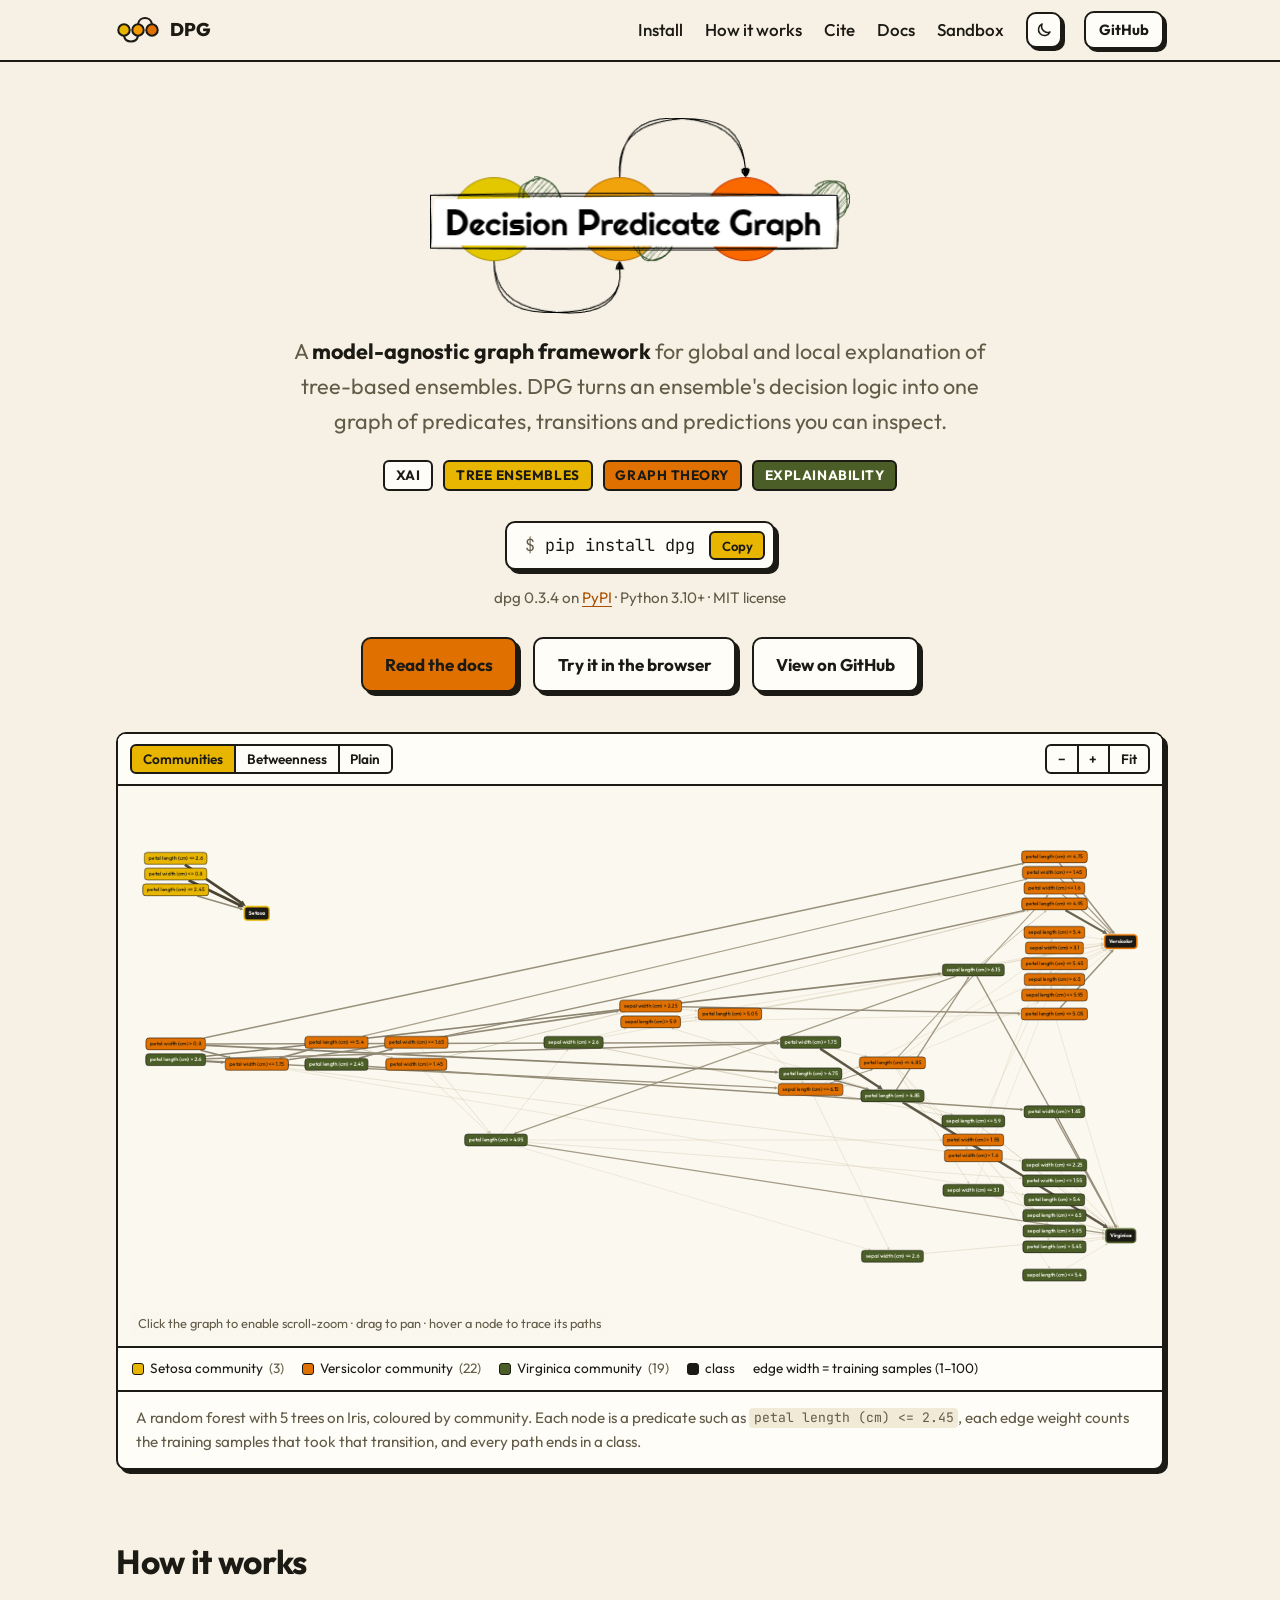
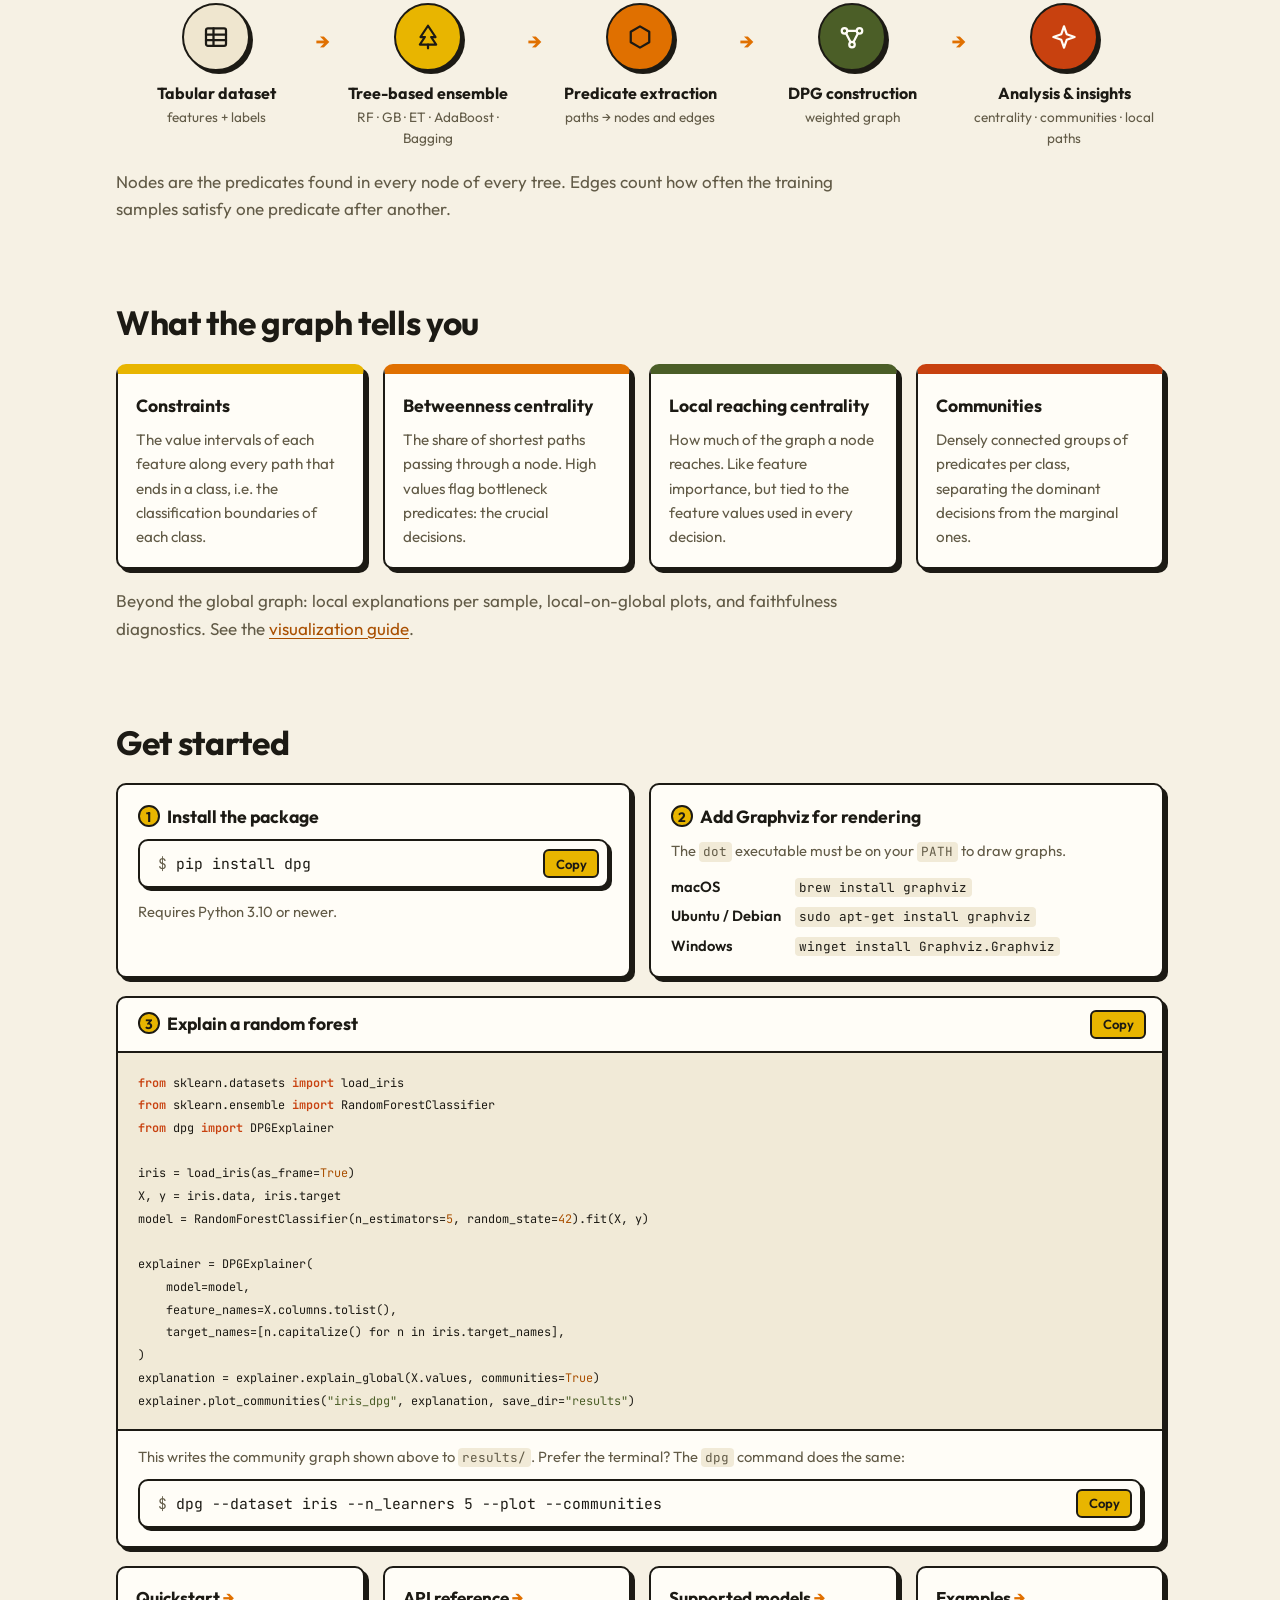
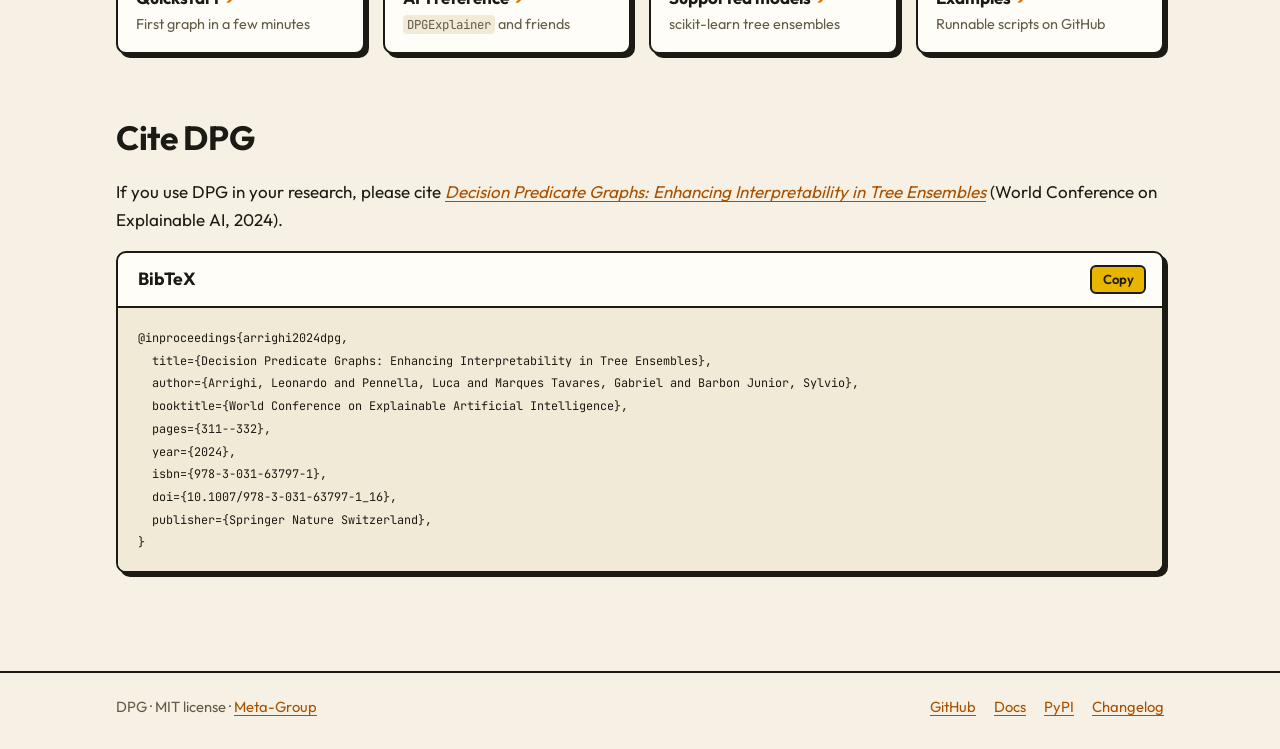
<file: static/index.html>
<!doctype html>
<html lang="en">
<head>
  <meta charset="utf-8">
  <meta name="viewport" content="width=device-width, initial-scale=1">
  <title>Decision Predicate Graph</title>
  <meta name="description" content="DPG is a model-agnostic framework for global and local explanation of tree-based ensemble models. pip install dpg.">
  <link rel="icon" href="data:image/svg+xml,<svg xmlns='http://www.w3.org/2000/svg' viewBox='0 0 16 16'><path d='M4 8L12 3.5M4 8l8 4.5' stroke='%231c1a14' stroke-width='1.2'/><circle cx='3' cy='8' r='2.4' fill='%23e8b500'/><circle cx='13' cy='3' r='2.4' fill='%23e07000'/><circle cx='13' cy='13' r='2.4' fill='%234b5e27'/></svg>">
  <link rel="preconnect" href="https://fonts.googleapis.com">
  <link rel="preconnect" href="https://fonts.gstatic.com" crossorigin>
  <link rel="stylesheet" href="https://fonts.googleapis.com/css2?family=JetBrains+Mono:wght@400;600&family=Outfit:wght@400;500;600;700;800&display=swap">
  <link rel="stylesheet" href="assets/landing.css">
  <script>
    // Apply a saved theme before first paint; light is the default.
    try { if (localStorage.getItem("dpg.theme") === "dark") document.documentElement.dataset.theme = "dark"; } catch (e) {}
  </script>
</head>
<body>
  <header class="nav">
    <div class="wrap nav-inner">
      <a class="nav-brand" href="./" aria-label="DPG home">
        <svg class="nav-mark" viewBox="0 0 34 22" aria-hidden="true"><path d="M17 6.5C18 0 27 0 28 6.5M6 15.5C7 21.5 16 21.5 17 15.5"/><circle cx="6" cy="11" r="4.5" class="d1"/><circle cx="17" cy="11" r="4.5" class="d2"/><circle cx="28" cy="11" r="4.5" class="d3"/></svg>
        <span>DPG</span>
      </a>
      <nav class="nav-links" aria-label="Main">
        <a href="#install" class="hide-sm">Install</a>
        <a href="#how" class="hide-sm">How it works</a>
        <a href="#cite" class="hide-sm">Cite</a>
        <a href="https://dpg.readthedocs.io/">Docs</a>
        <a href="sandbox/">Sandbox</a>
        <button type="button" class="theme-toggle" id="theme-toggle" aria-label="Switch to dark theme" aria-pressed="false">
          <svg class="moon" viewBox="0 0 24 24" aria-hidden="true"><path d="M20 14.5A8 8 0 0 1 9.5 4a8 8 0 1 0 10.5 10.5z"/></svg>
          <svg class="sun" viewBox="0 0 24 24" aria-hidden="true"><circle cx="12" cy="12" r="4"/><path d="M12 2.5v2M12 19.5v2M2.5 12h2M19.5 12h2M5.3 5.3l1.4 1.4M17.3 17.3l1.4 1.4M5.3 18.7l1.4-1.4M17.3 6.7l1.4-1.4"/></svg>
        </button>
        <a class="btn btn-sm" href="https://github.com/Meta-Group/DPG">GitHub</a>
      </nav>
    </div>
  </header>

  <main>
    <section class="hero">
      <div class="wrap">
        <img class="hero-logo" src="assets/dpg-logo.png" alt="Decision Predicate Graph" width="404" height="189">
        <p class="lede">A <strong>model-agnostic graph framework</strong> for global and local explanation of
          tree-based ensembles. DPG turns an ensemble's decision logic into one graph of predicates, transitions and
          predictions you can inspect.</p>
        <ul class="tags" aria-label="Topics">
          <li class="tag">XAI</li>
          <li class="tag tag-yellow">Tree ensembles</li>
          <li class="tag tag-orange">Graph theory</li>
          <li class="tag tag-olive">Explainability</li>
        </ul>

        <div class="install" id="install-hero">
          <code><span class="prompt" aria-hidden="true">$</span> <span data-copy-src>pip install dpg</span></code>
          <button class="copy" type="button" data-copy>Copy</button>
        </div>
        <p class="meta"><span id="version">dpg 0.3.4</span> on <a href="https://pypi.org/project/dpg/">PyPI</a> ·
          Python 3.10+ · MIT license</p>

        <div class="cta">
          <a class="btn btn-primary" href="https://dpg.readthedocs.io/">Read the docs</a>
          <a class="btn" href="sandbox/">Try it in the browser</a>
          <a class="btn" href="https://github.com/Meta-Group/DPG">View on GitHub</a>
        </div>
      </div>
    </section>

    <section class="wrap figure-section" aria-label="Example graph">
      <figure class="card graph">
        <div id="dpg-graph" class="dpg-graph" data-dpg-src="assets/iris-dpg.json" data-dpg-label="Interactive Decision Predicate Graph of a 5-tree random forest on Iris">
          <a href="assets/iris-dpg-communities.png" title="Open full size">
            <img src="assets/iris-dpg-communities.png" alt="A Decision Predicate Graph of a 5-tree random forest on the Iris dataset, with predicate nodes coloured by community and edges leading to the three class nodes" width="2000" height="559">
          </a>
        </div>
        <figcaption>A random forest with 5 trees on Iris, coloured by community. Each node is a predicate such as
          <code>petal length (cm) &lt;= 2.45</code>, each edge weight counts the training samples that took that
          transition, and every path ends in a class.</figcaption>
      </figure>
    </section>

    <section class="wrap section" id="how">
      <h2>How it works</h2>
      <ol class="pipeline">
        <li><span class="step step-cream" aria-hidden="true">
            <svg viewBox="0 0 24 24"><rect x="4" y="5" width="16" height="14" rx="1.5"/><path d="M4 10h16M4 14.5h16M10 5v14"/></svg></span>
          <strong>Tabular dataset</strong><span>features + labels</span></li>
        <li><span class="step step-yellow" aria-hidden="true">
            <svg viewBox="0 0 24 24"><path d="M12 3l6 9h-3.5l4 6H5.5l4-6H6z"/><path d="M12 18v3"/></svg></span>
          <strong>Tree-based ensemble</strong><span>RF · GB · ET · AdaBoost · Bagging</span></li>
        <li><span class="step step-orange" aria-hidden="true">
            <svg viewBox="0 0 24 24"><path d="M12 3.5l7.4 4.25v8.5L12 20.5l-7.4-4.25v-8.5z"/></svg></span>
          <strong>Predicate extraction</strong><span>paths → nodes and edges</span></li>
        <li><span class="step step-olive" aria-hidden="true">
            <svg viewBox="0 0 24 24"><circle cx="6" cy="7" r="2.2"/><circle cx="18" cy="7" r="2.2"/><circle cx="12" cy="18" r="2.2"/><path d="M8.2 7h7.6M7.2 9l3.6 7M16.8 9l-3.6 7"/></svg></span>
          <strong>DPG construction</strong><span>weighted graph</span></li>
        <li><span class="step step-red" aria-hidden="true">
            <svg viewBox="0 0 24 24"><path d="M12 3.5l2.2 6.3 6.3 2.2-6.3 2.2L12 20.5l-2.2-6.3L3.5 12l6.3-2.2z"/></svg></span>
          <strong>Analysis &amp; insights</strong><span>centrality · communities · local paths</span></li>
      </ol>
      <p class="note">Nodes are the predicates found in every node of every tree. Edges count how often the training
        samples satisfy one predicate after another.</p>
    </section>

    <section class="wrap section" id="metrics">
      <h2>What the graph tells you</h2>
      <div class="grid">
        <article class="card metric metric-yellow">
          <h3>Constraints</h3>
          <p>The value intervals of each feature along every path that ends in a class, i.e. the classification
            boundaries of each class.</p>
        </article>
        <article class="card metric metric-orange">
          <h3>Betweenness centrality</h3>
          <p>The share of shortest paths passing through a node. High values flag bottleneck predicates: the crucial
            decisions.</p>
        </article>
        <article class="card metric metric-olive">
          <h3>Local reaching centrality</h3>
          <p>How much of the graph a node reaches. Like feature importance, but tied to the feature values used in
            every decision.</p>
        </article>
        <article class="card metric metric-red">
          <h3>Communities</h3>
          <p>Densely connected groups of predicates per class, separating the dominant decisions from the marginal
            ones.</p>
        </article>
      </div>
      <p class="note">Beyond the global graph: local explanations per sample, local-on-global plots, and faithfulness
        diagnostics. See the <a href="https://dpg.readthedocs.io/en/latest/visualization.html">visualization
        guide</a>.</p>
    </section>

    <section class="wrap section" id="install">
      <h2>Get started</h2>
      <div class="steps">
        <div class="card step-card">
          <h3><span class="num">1</span> Install the package</h3>
          <div class="install install-block">
            <code><span class="prompt" aria-hidden="true">$</span> <span data-copy-src>pip install dpg</span></code>
            <button class="copy" type="button" data-copy>Copy</button>
          </div>
          <p class="small">Requires Python 3.10 or newer.</p>
        </div>
        <div class="card step-card">
          <h3><span class="num">2</span> Add Graphviz for rendering</h3>
          <p class="small">The <code>dot</code> executable must be on your <code>PATH</code> to draw graphs.</p>
          <dl class="os">
            <dt>macOS</dt><dd><code>brew install graphviz</code></dd>
            <dt>Ubuntu / Debian</dt><dd><code>sudo apt-get install graphviz</code></dd>
            <dt>Windows</dt><dd><code>winget install Graphviz.Graphviz</code></dd>
          </dl>
        </div>
      </div>

      <div class="card code-card">
        <div class="code-head">
          <h3><span class="num">3</span> Explain a random forest</h3>
          <button class="copy" type="button" data-copy>Copy</button>
        </div>
<pre><code data-copy-src><span class="k">from</span> sklearn.datasets <span class="k">import</span> load_iris
<span class="k">from</span> sklearn.ensemble <span class="k">import</span> RandomForestClassifier
<span class="k">from</span> dpg <span class="k">import</span> DPGExplainer

iris = load_iris(as_frame=<span class="c">True</span>)
X, y = iris.data, iris.target
model = RandomForestClassifier(n_estimators=<span class="n">5</span>, random_state=<span class="n">42</span>).fit(X, y)

explainer = DPGExplainer(
    model=model,
    feature_names=X.columns.tolist(),
    target_names=[n.capitalize() for n in iris.target_names],
)
explanation = explainer.explain_global(X.values, communities=<span class="c">True</span>)
explainer.plot_communities(<span class="s">"iris_dpg"</span>, explanation, save_dir=<span class="s">"results"</span>)</code></pre>
        <div class="code-foot">
          <p class="small">This writes the community graph shown above to <code>results/</code>. Prefer the
            terminal? The <code>dpg</code> command does the same:</p>
          <div class="install install-block">
            <code><span class="prompt" aria-hidden="true">$</span> <span data-copy-src>dpg --dataset iris --n_learners 5 --plot --communities</span></code>
            <button class="copy" type="button" data-copy>Copy</button>
          </div>
        </div>
      </div>

      <div class="doc-links">
        <a class="card doc-link" href="https://dpg.readthedocs.io/en/latest/quickstart.html">
          <strong>Quickstart</strong><span>First graph in a few minutes</span></a>
        <a class="card doc-link" href="https://dpg.readthedocs.io/en/latest/api_reference.html">
          <strong>API reference</strong><span><code>DPGExplainer</code> and friends</span></a>
        <a class="card doc-link" href="https://dpg.readthedocs.io/en/latest/supported_models.html">
          <strong>Supported models</strong><span>scikit-learn tree ensembles</span></a>
        <a class="card doc-link" href="https://github.com/Meta-Group/DPG/tree/main/examples">
          <strong>Examples</strong><span>Runnable scripts on GitHub</span></a>
      </div>
    </section>

    <section class="wrap section" id="cite">
      <h2>Cite DPG</h2>
      <p>If you use DPG in your research, please cite
        <a href="https://doi.org/10.1007/978-3-031-63797-1_16"><em>Decision Predicate Graphs: Enhancing
        Interpretability in Tree Ensembles</em></a> (World Conference on Explainable AI, 2024).</p>
      <div class="card code-card">
        <div class="code-head">
          <h3>BibTeX</h3>
          <button class="copy" type="button" data-copy>Copy</button>
        </div>
<pre><code data-copy-src>@inproceedings{arrighi2024dpg,
  title={Decision Predicate Graphs: Enhancing Interpretability in Tree Ensembles},
  author={Arrighi, Leonardo and Pennella, Luca and Marques Tavares, Gabriel and Barbon Junior, Sylvio},
  booktitle={World Conference on Explainable Artificial Intelligence},
  pages={311--332},
  year={2024},
  isbn={978-3-031-63797-1},
  doi={10.1007/978-3-031-63797-1_16},
  publisher={Springer Nature Switzerland},
}</code></pre>
      </div>
    </section>
  </main>

  <footer class="footer">
    <div class="wrap footer-inner">
      <span>DPG · MIT license · <a href="https://github.com/Meta-Group">Meta-Group</a></span>
      <nav aria-label="Footer">
        <a href="https://github.com/Meta-Group/DPG">GitHub</a>
        <a href="https://dpg.readthedocs.io/">Docs</a>
        <a href="https://pypi.org/project/dpg/">PyPI</a>
        <a href="https://github.com/Meta-Group/DPG/blob/main/CHANGELOG.md">Changelog</a>
      </nav>
    </div>
  </footer>

  <script src="assets/landing.js"></script>
  <script src="dashboard/vendor/cytoscape.min.js" defer></script>
  <script src="dashboard/vendor/dagre.min.js" defer></script>
  <script src="dashboard/vendor/cytoscape-dagre.js" defer></script>
  <script src="assets/graph.js" defer></script>
</body>
</html>
</file>
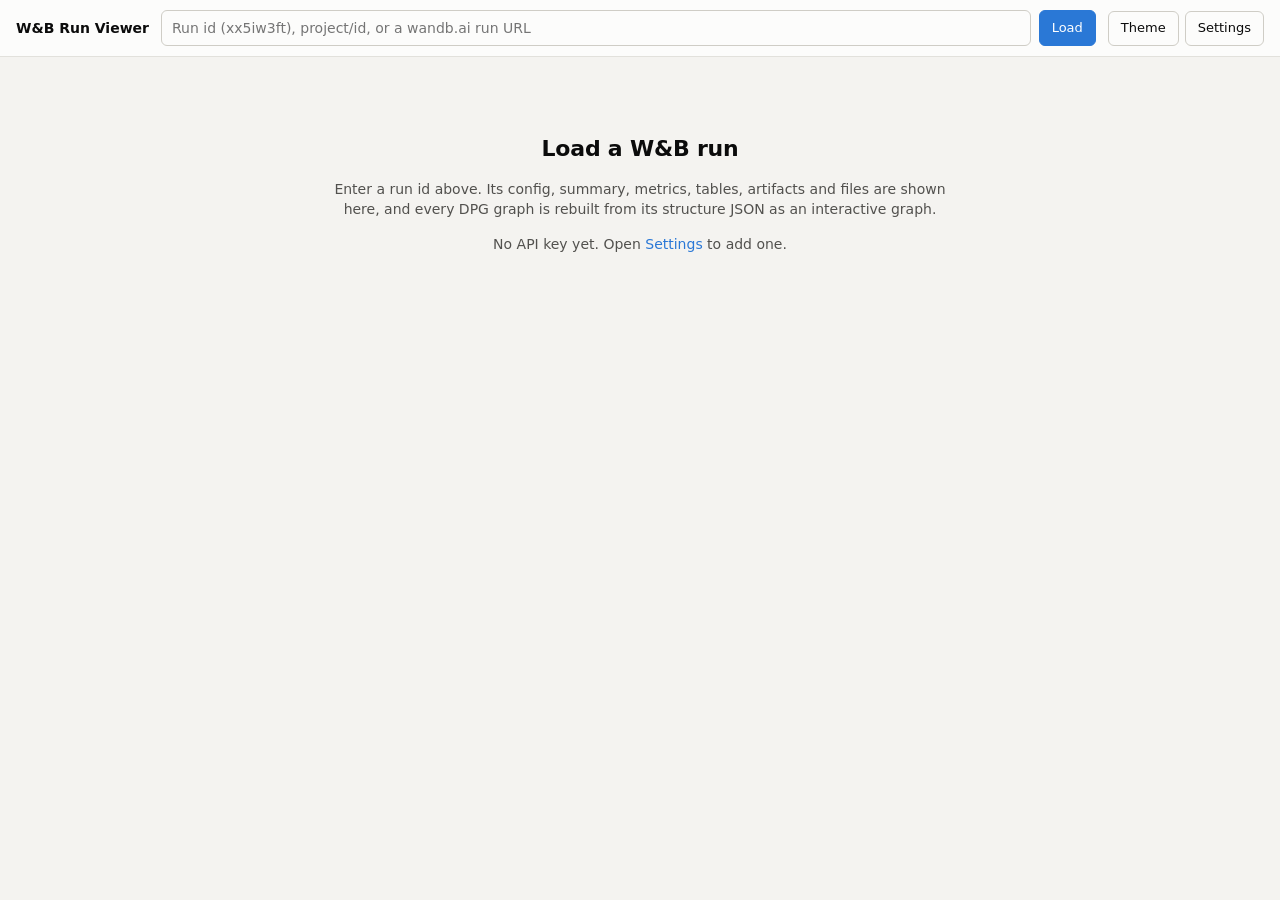
<file: static/dashboard/index.html>
<!doctype html>
<html lang="en">
<head>
  <meta charset="utf-8">
  <meta name="viewport" content="width=device-width, initial-scale=1">
  <title>W&amp;B Run Viewer</title>
  <link rel="icon" href="data:image/svg+xml,<svg xmlns='http://www.w3.org/2000/svg' viewBox='0 0 16 16'><circle cx='3' cy='8' r='2' fill='%232a78d6'/><circle cx='13' cy='3' r='2' fill='%23eb6834'/><circle cx='13' cy='13' r='2' fill='%231baf7a'/><path d='M5 8L11 3.5M5 8l6 4.5' stroke='%23888' stroke-width='1.2'/></svg>">
  <link rel="stylesheet" href="style.css">
</head>
<body>
  <header class="topbar">
    <div class="brand">W&amp;B Run Viewer</div>
    <form id="run-form" class="run-form" autocomplete="off">
      <input id="run-input" type="text" placeholder="Run id (xx5iw3ft), project/id, or a wandb.ai run URL" spellcheck="false" aria-label="Run id">
      <button type="submit" class="btn primary" id="load-btn">Load</button>
    </form>
    <div class="topbar-actions">
      <button class="btn ghost" id="refresh-btn" title="Re-fetch from W&amp;B (skip cache)" hidden>Refresh</button>
      <button class="btn ghost" id="theme-btn" title="Toggle light/dark">Theme</button>
      <button class="btn ghost" id="settings-btn">Settings</button>
    </div>
  </header>

  <div id="recent" class="recent"></div>

  <main id="main">
    <section id="empty" class="empty">
      <h1>Load a W&amp;B run</h1>
      <p>Enter a run id above. Its config, summary, metrics, tables, artifacts and files are shown here, and every
        DPG graph is rebuilt from its structure JSON as an interactive graph.</p>
      <p id="key-hint" class="muted"></p>
    </section>
    <div id="status" class="status" hidden></div>
    <div id="content" hidden></div>
  </main>

  <dialog id="settings">
    <form method="dialog" class="settings-form" id="settings-form">
      <h2>Settings</h2>
      <label>W&amp;B API key
        <div class="row">
          <input id="set-key" type="password" placeholder="Paste key from wandb.ai/authorize" spellcheck="false" autocomplete="off">
          <button type="button" class="btn ghost" id="toggle-key">Show</button>
        </div>
      </label>
      <p class="muted small">The key is saved in this browser only (localStorage). It goes to this server with each request, the server passes it on to W&amp;B, and it is never written to disk.</p>
      <label>Entity <span class="muted">(blank = your default)</span>
        <input id="set-entity" list="entity-list" spellcheck="false">
        <datalist id="entity-list"></datalist>
      </label>
      <label>Project <span class="muted">(blank = search every project)</span>
        <input id="set-project" list="project-list" spellcheck="false">
        <datalist id="project-list"></datalist>
      </label>
      <div id="whoami" class="small"></div>
      <div class="row end">
        <button type="button" class="btn ghost" id="test-key">Test key</button>
        <button type="button" class="btn ghost" id="clear-key">Forget key</button>
        <button value="cancel" class="btn ghost">Cancel</button>
        <button type="button" class="btn primary" id="save-settings">Save</button>
      </div>
    </form>
  </dialog>

  <div id="tooltip" class="tooltip" role="tooltip" hidden></div>

  <script src="vendor/cytoscape.min.js"></script>
  <script src="vendor/dagre.min.js"></script>
  <script src="vendor/cytoscape-dagre.js"></script>
  <script src="vendor/plotly-basic.min.js"></script>
  <script src="app.js"></script>
</body>
</html>
</file>
<file: static/assets/landing.css>
:root {
  --bg: #f6f1e4;
  --surface: #fffdf7;
  --ink: #1c1a14;
  --muted: #625b47;
  --line: #1c1a14;
  --code-bg: #f1ead7;
  --yellow: #e8b500;
  --orange: #e07000;
  --olive: #4b5e27;
  --red: #c8410f;
  --link: #a94f00;
  --on-accent: #1c1a14;
  --on-dark-accent: #fffdf7;
  --shadow: 4px 4px 0 var(--line);
  --g-bg: #fbf8ef;
  --g-edge-lo: #d9d0b9;
  --g-edge-hi: #4a4433;
  --g-node-border: #1c1a14;
  --g-plain-fill: #fffdf7;
  --g-class-fill: #1c1a14;
  --g-class-text: #fffdf7;
  --g-accent: #c8410f;
  --c5: #2f7f86;
  --c6: #7b4f8e;
  --c7: #8c5a2b;
  --c8: #5b6b7a;
  --radius: 10px;
  --font: "Outfit", system-ui, -apple-system, "Segoe UI", sans-serif;
  --mono: "JetBrains Mono", ui-monospace, SFMono-Regular, Menlo, monospace;
  color-scheme: light;
}

/* dark theme: only when picked with the nav toggle (assets/landing.js); light is the default */
:root[data-theme="dark"] {
  --bg: #17150f;
  --surface: #221f17;
  --ink: #f3ecda;
  --muted: #b3a98c;
  --line: #5a5240;
  --code-bg: #2b2719;
  --olive: #7d9441;
  --red: #e05a28;
  --link: #f2a24a;
  --shadow: 4px 4px 0 #000;
  --g-bg: #1d1a13;
  --g-edge-lo: #4a4436;
  --g-edge-hi: #d9cfb5;
  --g-node-border: #0d0c08;
  --g-plain-fill: #3a3527;
  --g-class-fill: #f3ecda;
  --g-class-text: #1c1a14;
  --g-accent: #f2a24a;
  --c5: #4fa3aa;
  --c6: #a77bb9;
  --c7: #b9824d;
  --c8: #8a9aa8;
  color-scheme: dark;
}

*, *::before, *::after { box-sizing: border-box; }

html { scroll-behavior: smooth; scroll-padding-top: 76px; }

body {
  margin: 0;
  background: var(--bg);
  color: var(--ink);
  font: 17px/1.6 var(--font);
  -webkit-font-smoothing: antialiased;
}

a { color: var(--link); text-underline-offset: 3px; }
a:hover { text-decoration-thickness: 2px; }

img { max-width: 100%; height: auto; display: block; }

code, pre { font-variant-ligatures: none; }
code { font-family: var(--mono); font-size: .86em; }
:not(pre) > code { background: var(--code-bg); padding: .1em .35em; border-radius: 4px; overflow-wrap: anywhere; }

h2 { font-size: clamp(1.6rem, 3.2vw, 2.1rem); line-height: 1.2; margin: 0 0 1.25rem; letter-spacing: -.01em; }
h3 { font-size: 1.1rem; margin: 0 0 .5rem; }

.wrap { max-width: 1080px; margin: 0 auto; padding: 0 16px; }

/* nav */
.nav {
  position: sticky; top: 0; z-index: 10;
  background: color-mix(in srgb, var(--bg) 92%, transparent);
  backdrop-filter: blur(6px);
  border-bottom: 2px solid var(--line);
}
.nav-inner { display: flex; align-items: center; justify-content: space-between; gap: 16px; height: 60px; }
.nav-brand { display: flex; align-items: center; gap: 10px; color: var(--ink); text-decoration: none; font-weight: 800; font-size: 1.15rem; }
.nav-mark { width: 44px; height: 28px; overflow: visible; }
.nav-mark path { fill: none; stroke: var(--ink); stroke-width: 1.6; }
.nav-mark circle { stroke: var(--line); stroke-width: 1.6; }
.nav-mark .d1 { fill: var(--yellow); }
.nav-mark .d2 { fill: #f29a00; }
.nav-mark .d3 { fill: var(--orange); }
.nav-links { display: flex; align-items: center; gap: 22px; }
.nav-links a:not(.btn) { color: var(--ink); text-decoration: none; font-weight: 500; }
.nav-links a:not(.btn):hover { color: var(--link); }

/* buttons */
.btn {
  display: inline-flex; align-items: center; justify-content: center;
  padding: .7em 1.3em; border: 2px solid var(--line); border-radius: var(--radius);
  background: var(--surface); color: var(--ink); font-weight: 700; text-decoration: none;
  box-shadow: var(--shadow); transition: transform .08s, box-shadow .08s;
}
.btn:hover { transform: translate(-1px, -1px); box-shadow: 5px 5px 0 var(--line); text-decoration: none; }
.btn:active { transform: translate(3px, 3px); box-shadow: 1px 1px 0 var(--line); }
.btn-primary { background: var(--orange); color: var(--on-accent); }
.btn-sm { padding: .35em .9em; font-size: .92rem; box-shadow: 3px 3px 0 var(--line); }
.theme-toggle {
  display: inline-grid; place-items: center; width: 36px; height: 36px; padding: 0; cursor: pointer;
  border: 2px solid var(--line); border-radius: var(--radius); background: var(--surface); color: var(--ink);
  box-shadow: 3px 3px 0 var(--line); transition: transform .08s, box-shadow .08s;
}
.theme-toggle:hover { transform: translate(-1px, -1px); box-shadow: 4px 4px 0 var(--line); }
.theme-toggle:active { transform: translate(2px, 2px); box-shadow: 1px 1px 0 var(--line); }
.theme-toggle svg { width: 18px; height: 18px; fill: none; stroke: currentColor; stroke-width: 2; stroke-linecap: round; stroke-linejoin: round; }
.theme-toggle .sun, :root[data-theme="dark"] .theme-toggle .moon { display: none; }
:root[data-theme="dark"] .theme-toggle .sun { display: block; }

/* hero */
.hero { text-align: center; padding: 56px 0 40px; }
.hero-logo { width: min(420px, 86%); margin: 0 auto 20px; }
/* the logo is drawn in black ink; give it a paper backing on dark backgrounds */
:root[data-theme="dark"] .hero-logo { background: #f6f1e4; border-radius: 14px; padding: 10px 14px; }
.lede { font-size: clamp(1.1rem, 2.2vw, 1.35rem); max-width: 720px; margin: 0 auto 22px; color: var(--muted); }
.lede strong { color: var(--ink); }

.tags { list-style: none; padding: 0; margin: 0 0 30px; display: flex; flex-wrap: wrap; gap: 10px; justify-content: center; }
.tag {
  border: 2px solid var(--line); border-radius: 6px; padding: .2em .8em;
  font-weight: 700; font-size: .85rem; text-transform: uppercase; letter-spacing: .04em;
  background: var(--surface);
}
.tag-yellow { background: var(--yellow); color: var(--on-accent); }
.tag-orange { background: var(--orange); color: var(--on-accent); }
.tag-olive { background: var(--olive); color: var(--on-dark-accent); }

.install {
  display: inline-flex; align-items: center; gap: 14px; max-width: 100%;
  border: 2px solid var(--line); border-radius: var(--radius); background: var(--surface);
  padding: 8px 8px 8px 18px; box-shadow: var(--shadow);
}
.install code { font-size: 1.05rem; white-space: nowrap; overflow-x: auto; background: none; padding: 0; min-width: 0; }
.install .prompt { color: var(--muted); user-select: none; }
.install-block { display: flex; justify-content: space-between; margin: 6px 0 12px; box-shadow: 3px 3px 0 var(--line); }
.install-block code { font-size: .92rem; }
.meta { color: var(--muted); font-size: .95rem; margin: 16px 0 26px; }
.cta { display: flex; gap: 16px; justify-content: center; flex-wrap: wrap; }

.copy {
  font: 600 .82rem var(--font); cursor: pointer; flex-shrink: 0;
  border: 2px solid var(--line); border-radius: 6px; padding: .35em .8em;
  background: var(--yellow); color: var(--on-accent);
}
.copy:hover { filter: brightness(1.06); }
.copy.done { background: var(--olive); color: var(--on-dark-accent); }

/* cards */
.card {
  background: var(--surface); border: 2px solid var(--line);
  border-radius: var(--radius); box-shadow: var(--shadow);
}

.figure-section { padding-bottom: 16px; }
.graph { margin: 0; overflow: hidden; }
.graph a { display: block; background: #fafaf7; overflow-x: auto; }
.dpg-graph { border-bottom: 2px solid var(--line); }

/* interactive graph (assets/graph.js) */
.dpg-graph.live { background: var(--g-bg); }
.g-toolbar {
  display: flex; justify-content: space-between; align-items: center; gap: 10px; flex-wrap: wrap;
  padding: 10px 12px; border-bottom: 2px solid var(--line); background: var(--surface);
}
.seg, .g-zoom { display: flex; }
.seg button, .g-zoom button {
  font: 600 .85rem var(--font); color: var(--ink); background: var(--surface); cursor: pointer;
  border: 2px solid var(--line); padding: .3em .8em; margin-left: -2px; min-width: 2.2em;
}
.seg button:first-child, .g-zoom button:first-child { border-radius: 6px 0 0 6px; margin-left: 0; }
.seg button:last-child, .g-zoom button:last-child { border-radius: 0 6px 6px 0; }
.seg button[aria-pressed="true"] { background: var(--yellow); color: var(--on-accent); }
.seg button:hover, .g-zoom button:hover { background: var(--code-bg); }
.seg button[aria-pressed="true"]:hover { background: var(--yellow); }
.g-stage { position: relative; }
.g-cy { height: 560px; outline: 2px solid transparent; outline-offset: -4px; transition: outline-color .15s; }
.dpg-graph.active .g-cy { outline-color: color-mix(in srgb, var(--orange) 55%, transparent); }
.g-hint {
  position: absolute; left: 12px; bottom: 10px; max-width: calc(100% - 24px); pointer-events: none;
  font-size: .8rem; color: var(--muted); background: color-mix(in srgb, var(--g-bg) 88%, transparent);
  padding: 2px 8px; border-radius: 6px; transition: color .15s, background .15s;
}
.dpg-graph.nudge .g-hint { color: var(--on-accent); background: var(--yellow); font-weight: 600; }
.g-cover {
  position: absolute; inset: 0; width: 100%; border: 0; cursor: pointer;
  background: color-mix(in srgb, var(--g-bg) 35%, transparent);
  font: 700 1rem var(--font); color: var(--ink);
}
.g-cover span {
  display: inline-block; padding: .5em 1.1em; border: 2px solid var(--line); border-radius: var(--radius);
  background: var(--yellow); color: var(--on-accent); box-shadow: 3px 3px 0 var(--line);
}
.g-done {
  position: absolute; right: 10px; top: 10px; z-index: 3;
  font: 700 .85rem var(--font); border: 2px solid var(--line); border-radius: 6px;
  background: var(--yellow); color: var(--on-accent); padding: .35em .9em;
}
.g-side {
  position: absolute; top: 12px; right: 12px; bottom: 12px; width: 300px; overflow-y: auto; z-index: 2;
  background: var(--surface); border: 2px solid var(--line); border-radius: var(--radius);
  box-shadow: var(--shadow); padding: 14px 16px; font-size: .9rem;
}
.g-side h4 { font: 600 .95rem/1.35 var(--mono); margin: 0 26px 4px 0; overflow-wrap: anywhere; font-variant-ligatures: none; }
.g-side h5 { font-size: .78rem; text-transform: uppercase; letter-spacing: .05em; color: var(--muted); margin: 14px 0 6px; }
.g-sub { margin: 0; color: var(--muted); display: flex; align-items: center; gap: 5px; flex-wrap: wrap; }
.g-close {
  position: absolute; top: 8px; right: 8px; width: 28px; height: 28px; cursor: pointer;
  border: 2px solid var(--line); border-radius: 6px; background: var(--surface); color: var(--ink); font-size: 1.1rem; line-height: 1;
}
.g-side ul { list-style: none; margin: 0; padding: 0; }
.g-side li { display: flex; justify-content: space-between; gap: 8px; padding: 2px 0; }
.g-side li button {
  all: unset; cursor: pointer; color: var(--link); font: .82rem var(--mono); font-variant-ligatures: none;
  text-decoration: underline; text-underline-offset: 2px; overflow-wrap: anywhere;
}
.g-side li span { color: var(--muted); font-variant-numeric: tabular-nums; }
.g-side dl { display: grid; grid-template-columns: 1fr auto; gap: 2px 10px; margin: 0; }
.g-side dt { color: var(--muted); }
.g-side dd { margin: 0; font-variant-numeric: tabular-nums; }
.prob { display: grid; grid-template-columns: 6.5em 1fr 2.8em; align-items: center; gap: 8px; margin: 3px 0; font-variant-numeric: tabular-nums; }
.prob span:first-child { overflow: hidden; text-overflow: ellipsis; white-space: nowrap; }
.prob span:last-child { text-align: right; color: var(--muted); }
.prob .bar { height: 10px; border: 1.5px solid var(--line); border-radius: 3px; overflow: hidden; background: var(--g-bg); }
.prob .bar span { display: block; height: 100%; }
.sw { display: inline-block; width: 12px; height: 12px; border-radius: 3px; border: 1.5px solid var(--line); vertical-align: -1px; }
.g-legend {
  display: flex; flex-wrap: wrap; gap: 6px 18px; padding: 10px 14px; font-size: .85rem;
  border-top: 2px solid var(--line); background: var(--surface);
}
.g-legend > span { display: inline-flex; align-items: center; gap: 6px; }
.g-legend .muted { color: var(--muted); }
.ramp { display: inline-block; width: 90px; height: 10px; border: 1.5px solid var(--line); border-radius: 3px; margin: 0 4px; }
.graph figcaption { padding: 14px 18px; color: var(--muted); font-size: .95rem; }

.section { padding: 56px 16px 8px; }
.note { color: var(--muted); max-width: 760px; }
.small { font-size: .92rem; color: var(--muted); margin: 0; }

/* pipeline */
.pipeline { list-style: none; padding: 0; margin: 0 0 18px; display: grid; grid-template-columns: repeat(5, 1fr); gap: 12px; }
.pipeline li { position: relative; display: flex; flex-direction: column; align-items: center; text-align: center; gap: 4px; padding: 0 4px; }
.pipeline li:not(:last-child)::after {
  content: "→"; position: absolute; right: -14px; top: 22px;
  color: var(--orange); font-weight: 700; font-size: 1.3rem;
}
.pipeline strong { font-size: 1rem; line-height: 1.25; margin-top: 8px; }
.pipeline li > span:last-child { color: var(--muted); font-size: .85rem; }
.step {
  width: 68px; height: 68px; border-radius: 50%; border: 2.5px solid var(--line);
  display: grid; place-items: center; box-shadow: 3px 3px 0 var(--line);
}
.step svg { width: 30px; height: 30px; fill: none; stroke: currentColor; stroke-width: 1.8; stroke-linejoin: round; stroke-linecap: round; }
.step-cream { background: #efe6cf; color: #1c1a14; }
.step-yellow { background: var(--yellow); color: #1c1a14; }
.step-orange { background: var(--orange); color: #1c1a14; }
.step-olive { background: var(--olive); color: #fffdf7; }
.step-red { background: var(--red); color: #fffdf7; }

/* metrics */
.grid { display: grid; grid-template-columns: repeat(4, 1fr); gap: 18px; margin-bottom: 18px; }
.metric { padding: 18px; border-top-width: 10px; }
.metric p { margin: 0; color: var(--muted); font-size: .95rem; }
.metric-yellow { border-top-color: var(--yellow); }
.metric-orange { border-top-color: var(--orange); }
.metric-olive { border-top-color: var(--olive); }
.metric-red { border-top-color: var(--red); }

/* get started */
.steps { display: grid; grid-template-columns: 1fr 1fr; gap: 18px; margin-bottom: 18px; }
.step-card { padding: 18px 20px; }
.num {
  display: inline-grid; place-items: center; width: 1.6em; height: 1.6em; margin-right: .3em;
  border: 2px solid var(--line); border-radius: 50%; background: var(--yellow); color: var(--on-accent);
  font-size: .85rem; vertical-align: 1px;
}
.os { display: grid; grid-template-columns: auto 1fr; gap: 6px 14px; margin: 12px 0 0; font-size: .92rem; }
.os dt { font-weight: 600; }
.os dd { margin: 0; }

.code-card { padding: 0; overflow: hidden; margin-bottom: 18px; }
.code-head { display: flex; justify-content: space-between; align-items: center; gap: 12px; padding: 12px 16px 12px 20px; border-bottom: 2px solid var(--line); }
.code-head h3 { margin: 0; }
pre {
  margin: 0; padding: 18px 20px; overflow-x: auto; background: var(--code-bg);
  font: .86rem/1.65 var(--mono); tab-size: 4;
}
.code-foot { padding: 14px 20px 6px; border-top: 2px solid var(--line); }
.code-foot .install-block { margin-top: 10px; }
pre .k { color: var(--red); font-weight: 600; }
pre .s { color: var(--olive); }
pre .n, pre .c { color: var(--link); }

.doc-links { display: grid; grid-template-columns: repeat(4, 1fr); gap: 18px; }
.doc-link { display: flex; flex-direction: column; gap: 2px; padding: 16px 18px; text-decoration: none; color: var(--ink); transition: transform .08s, box-shadow .08s; }
.doc-link:hover { transform: translate(-1px, -1px); box-shadow: 5px 5px 0 var(--line); }
.doc-link strong::after { content: " →"; color: var(--orange); }
.doc-link span { color: var(--muted); font-size: .9rem; }

#cite .code-card { margin-top: 18px; }

/* footer */
.footer { margin-top: 72px; border-top: 2px solid var(--line); padding: 22px 0 30px; color: var(--muted); font-size: .92rem; }
.footer-inner { display: flex; justify-content: space-between; flex-wrap: wrap; gap: 12px; }
.footer nav { display: flex; gap: 18px; flex-wrap: wrap; }

:focus-visible { outline: 3px solid var(--orange); outline-offset: 2px; }

@media (max-width: 900px) {
  .grid, .doc-links { grid-template-columns: 1fr 1fr; }
  .pipeline { grid-template-columns: 1fr; gap: 22px; }
  .pipeline li {
    display: grid; grid-template-columns: 68px 1fr; grid-template-rows: auto auto;
    column-gap: 16px; row-gap: 0; align-content: center; text-align: left; padding: 0;
  }
  .pipeline .step { grid-row: 1 / 3; }
  .pipeline li strong { margin: 0; align-self: end; }
  .pipeline li > span:last-child { align-self: start; }
  .pipeline li:not(:last-child)::after { content: "↓"; right: auto; left: 24px; top: auto; bottom: -27px; font-size: 1.1rem; }
}

@media (max-width: 640px) {
  body { font-size: 16px; }
  .hide-sm { display: none; }
  .nav-links { gap: 14px; }
  .hero { padding-top: 36px; }
  .steps, .grid, .doc-links { grid-template-columns: 1fr; }
  .install code { font-size: .95rem; }
  .graph img { width: 900px; max-width: none; }
  .g-cy { height: 300px; }
  .g-side { position: static; width: auto; max-height: none; border-width: 2px 0 0; border-radius: 0; box-shadow: none; }
  .os { grid-template-columns: 1fr; gap: 2px; }
  .os dd { margin-bottom: 8px; }
  .section { padding-top: 44px; }
}

@media (prefers-reduced-motion: reduce) {
  html { scroll-behavior: auto; }
  .btn, .doc-link { transition: none; }
}
</file>
<file: static/dashboard/style.css>
:root {
  color-scheme: light;
  --surface-0: #f4f3f0;
  --surface-1: #fcfcfb;
  --surface-2: #f0efec;
  --border: #e2e1dc;
  --border-strong: #cfcdc6;
  --text-primary: #0b0b0b;
  --text-secondary: #52514e;
  --text-muted: #7a7973;
  --accent: #2a78d6;
  --accent-ink: #ffffff;
  --grid: #e8e7e2;
  --series-1: #2a78d6; --series-2: #eb6834; --series-3: #1baf7a; --series-4: #eda100;
  --series-5: #e87ba4; --series-6: #008300; --series-7: #4a3aa7; --series-8: #e34948;
  --neutral-mark: #bdbcb6;
  --good: #1a7f37; --warning: #b35900; --critical: #c62828;
  --node-fill: #ffffff; --node-border: #8a8983; --node-text: #0b0b0b;
  --class-fill: #ffc000; --class-text: #0b0b0b; --class-border: #6b5100;
  --edge-light: #c2c1bb; --edge-dark: #3a3936;
  --graph-bg: #fcfcfb;
  --shadow: 0 1px 2px rgba(0,0,0,.05), 0 2px 8px rgba(0,0,0,.04);
}
@media (prefers-color-scheme: dark) {
  :root:not([data-theme="light"]) {
    color-scheme: dark;
    --surface-0: #121211; --surface-1: #1a1a19; --surface-2: #242422;
    --border: #2f2f2c; --border-strong: #454541;
    --text-primary: #ffffff; --text-secondary: #c3c2b7; --text-muted: #8f8e86;
    --accent: #3987e5; --accent-ink: #ffffff; --grid: #2b2b29;
    --series-1: #3987e5; --series-2: #d95926; --series-3: #199e70; --series-4: #c98500;
    --series-5: #d55181; --series-6: #008300; --series-7: #9085e9; --series-8: #e66767;
    --neutral-mark: #5d5c57;
    --good: #4cc366; --warning: #f0a040; --critical: #ff6b6b;
    --node-fill: #2a2a28; --node-border: #6d6c66; --node-text: #f2f1ea;
    --class-fill: #e0a800; --class-text: #0b0b0b; --class-border: #ffd966;
    --edge-light: #4a4945; --edge-dark: #d9d8d2;
    --graph-bg: #1a1a19;
    --shadow: none;
  }
}
:root[data-theme="dark"] {
  color-scheme: dark;
  --surface-0: #121211; --surface-1: #1a1a19; --surface-2: #242422;
  --border: #2f2f2c; --border-strong: #454541;
  --text-primary: #ffffff; --text-secondary: #c3c2b7; --text-muted: #8f8e86;
  --accent: #3987e5; --accent-ink: #ffffff; --grid: #2b2b29;
  --series-1: #3987e5; --series-2: #d95926; --series-3: #199e70; --series-4: #c98500;
  --series-5: #d55181; --series-6: #008300; --series-7: #9085e9; --series-8: #e66767;
  --neutral-mark: #5d5c57;
  --good: #4cc366; --warning: #f0a040; --critical: #ff6b6b;
  --node-fill: #2a2a28; --node-border: #6d6c66; --node-text: #f2f1ea;
  --class-fill: #e0a800; --class-text: #0b0b0b; --class-border: #ffd966;
  --edge-light: #4a4945; --edge-dark: #d9d8d2;
  --graph-bg: #1a1a19;
  --shadow: none;
}

* { box-sizing: border-box; }
html, body { margin: 0; }
body {
  background: var(--surface-0);
  color: var(--text-primary);
  font: 14px/1.45 ui-sans-serif, system-ui, -apple-system, "Segoe UI", Roboto, sans-serif;
}
a { color: var(--accent); text-decoration: none; }
a:hover { text-decoration: underline; }
code, pre, .mono { font-family: ui-monospace, SFMono-Regular, Menlo, Consolas, monospace; font-size: 12.5px; }
.muted { color: var(--text-muted); }
.small { font-size: 12.5px; }
h1, h2, h3 { margin: 0; font-weight: 600; letter-spacing: -0.01em; }

/* top bar */
.topbar {
  position: sticky; top: 0; z-index: 20;
  display: flex; gap: 12px; align-items: center; flex-wrap: wrap;
  padding: 10px 16px; background: var(--surface-1); border-bottom: 1px solid var(--border);
}
.brand { font-weight: 650; white-space: nowrap; }
.run-form { display: flex; gap: 8px; flex: 1 1 360px; min-width: 0; }
.run-form input { flex: 1; min-width: 0; }
.topbar-actions { display: flex; gap: 6px; }
input[type=text], input[type=password], input:not([type]), input[list], select {
  font: inherit; color: var(--text-primary); background: var(--surface-1);
  border: 1px solid var(--border-strong); border-radius: 6px; padding: 7px 10px; min-width: 0;
}
input:focus-visible, select:focus-visible, button:focus-visible { outline: 2px solid var(--accent); outline-offset: 1px; }
.btn {
  font: inherit; font-size: 13px; cursor: pointer; border-radius: 6px; padding: 7px 12px;
  border: 1px solid var(--border-strong); background: var(--surface-1); color: var(--text-primary); white-space: nowrap;
}
.btn:hover { background: var(--surface-2); }
.btn.primary { background: var(--accent); border-color: var(--accent); color: var(--accent-ink); }
.btn.primary:hover { filter: brightness(1.08); }
.btn.ghost { background: transparent; }
.btn.sm { padding: 4px 9px; font-size: 12.5px; }
.btn[aria-pressed="true"] { background: var(--surface-2); border-color: var(--text-secondary); }

.recent { display: flex; gap: 6px; flex-wrap: wrap; padding: 8px 16px 0; max-width: 2400px; margin: 0 auto; }
.recent:empty { display: none; }
.chip {
  font: inherit; font-size: 12px; cursor: pointer; border: 1px solid var(--border); background: var(--surface-1);
  color: var(--text-secondary); border-radius: 999px; padding: 2px 10px;
}
.chip:hover { border-color: var(--border-strong); color: var(--text-primary); }

main { max-width: 2400px; margin: 0 auto; padding: 12px 16px 16px; }
.empty { padding: 64px 0; text-align: center; max-width: 640px; margin: 0 auto; }
.empty h1 { font-size: 22px; margin-bottom: 10px; }
.empty p { color: var(--text-secondary); }
.status { padding: 12px 14px; border-radius: 8px; background: var(--surface-1); border: 1px solid var(--border); margin-bottom: 16px; }
.status.error { border-color: var(--critical); color: var(--critical); }
.spinner { display: inline-block; width: 12px; height: 12px; border: 2px solid var(--border-strong); border-top-color: var(--accent); border-radius: 50%; animation: spin .8s linear infinite; vertical-align: -1px; margin-right: 8px; }
@keyframes spin { to { transform: rotate(360deg); } }

/* cards / sections */
.card { background: var(--surface-1); border: 1px solid var(--border); border-radius: 10px; box-shadow: var(--shadow); padding: 16px; margin-bottom: 16px; min-width: 0; }
.card > h2 { font-size: 15px; margin-bottom: 12px; display: flex; align-items: baseline; gap: 8px; flex-wrap: wrap; }
.card > h2 .muted { font-weight: 400; font-size: 12.5px; }
.section-nav { display: flex; gap: 4px; flex-wrap: wrap; margin-bottom: 14px; }
.section-nav a { font-size: 13px; padding: 4px 10px; border-radius: 6px; color: var(--text-secondary); }
.section-nav a:hover { background: var(--surface-1); text-decoration: none; color: var(--text-primary); }

.run-head { display: flex; justify-content: space-between; gap: 16px; flex-wrap: wrap; align-items: flex-start; }
.run-title { display: flex; gap: 10px; align-items: center; flex-wrap: wrap; }
.run-title h1 { font-size: 22px; }
.pill { display: inline-flex; gap: 5px; align-items: center; font-size: 12px; padding: 2px 9px; border-radius: 999px; border: 1px solid currentColor; font-weight: 550; }
.pill.good { color: var(--good); } .pill.warning { color: var(--warning); } .pill.critical { color: var(--critical); } .pill.neutral { color: var(--text-secondary); }
.meta-grid { display: grid; grid-template-columns: repeat(auto-fill, minmax(190px, 1fr)); gap: 10px 20px; margin-top: 14px; }
.meta-grid div { min-width: 0; }
.meta-grid dt { font-size: 11.5px; color: var(--text-muted); text-transform: uppercase; letter-spacing: .04em; }
.meta-grid dd { margin: 2px 0 0; overflow-wrap: anywhere; }
.tag { display: inline-block; background: var(--surface-2); border-radius: 4px; padding: 0 6px; margin-right: 4px; font-size: 12px; }

/* stat tiles */
.tiles { display: grid; grid-template-columns: repeat(auto-fill, minmax(150px, 1fr)); gap: 10px; }
.tile { border: 1px solid var(--border); border-radius: 8px; padding: 10px 12px; background: var(--surface-1); min-width: 0; }
.tile .k { font-size: 12px; color: var(--text-secondary); overflow-wrap: anywhere; }
.tile .v { font-size: 22px; font-weight: 600; font-variant-numeric: tabular-nums; margin-top: 2px; overflow-wrap: anywhere; }
.tile .v.text { font-size: 14px; font-weight: 500; }

/* DPG graph */
.variant-tabs { display: flex; gap: 4px; flex-wrap: wrap; border-bottom: 1px solid var(--border); margin-bottom: 10px; }
.variant-tabs button {
  font: inherit; font-size: 13px; background: none; border: none; border-bottom: 2px solid transparent; color: var(--text-secondary);
  padding: 7px 10px; cursor: pointer; margin-bottom: -1px;
}
.variant-tabs button[aria-selected="true"] { color: var(--text-primary); border-bottom-color: var(--accent); font-weight: 600; }
.graph-toolbar { display: flex; gap: 8px; flex-wrap: wrap; align-items: center; margin-bottom: 10px; }
.graph-toolbar .grp { display: flex; gap: 4px; align-items: center; flex-wrap: wrap; }
.graph-toolbar label { font-size: 12.5px; color: var(--text-secondary); display: inline-flex; gap: 5px; align-items: center; }
.graph-toolbar select, .graph-toolbar input { padding: 4px 8px; font-size: 13px; }
.graph-toolbar .search { width: 200px; max-width: 100%; }
.graph-wrap { display: grid; grid-template-columns: minmax(0, 1fr) 300px; gap: 12px; }
@media (max-width: 900px) { .graph-wrap { grid-template-columns: minmax(0, 1fr); } }
.cy { height: 560px; border: 1px solid var(--border); border-radius: 8px; background: var(--graph-bg); position: relative; }
.cy.tall { height: 80vh; }
.side { border: 1px solid var(--border); border-radius: 8px; padding: 12px; max-height: 640px; overflow: auto; font-size: 13px; }
.side h3 { font-size: 14px; margin-bottom: 6px; overflow-wrap: anywhere; }
.side h4 { font-size: 11.5px; text-transform: uppercase; letter-spacing: .04em; color: var(--text-muted); margin: 14px 0 6px; font-weight: 600; }
.side ul { list-style: none; padding: 0; margin: 0; }
.side li { display: flex; justify-content: space-between; gap: 8px; padding: 3px 0; border-bottom: 1px dashed var(--border); }
.side li button { all: unset; cursor: pointer; color: var(--accent); overflow-wrap: anywhere; }
.side li button:hover { text-decoration: underline; }
.side .num { font-variant-numeric: tabular-nums; color: var(--text-secondary); white-space: nowrap; }
.legend { display: flex; gap: 12px; flex-wrap: wrap; font-size: 12.5px; color: var(--text-secondary); margin-top: 8px; align-items: center; }
.legend .sw { display: inline-block; width: 12px; height: 12px; border-radius: 3px; margin-right: 5px; vertical-align: -2px; border: 1px solid var(--border-strong); }
.legend .ramp { display: inline-block; width: 120px; height: 10px; border-radius: 3px; vertical-align: -1px; margin: 0 6px; }
.prob { display: grid; grid-template-columns: minmax(0, 1fr) 90px 38px; gap: 6px; align-items: center; margin: 3px 0; }
.prob .bar { height: 8px; background: var(--surface-2); border-radius: 4px; overflow: hidden; }
.prob .bar span { display: block; height: 100%; border-radius: 4px; }
.prob .lbl { overflow-wrap: anywhere; }
.orig-images { margin-top: 12px; display: grid; gap: 12px; }
.orig-images figure { margin: 0; overflow: auto; border: 1px solid var(--border); border-radius: 8px; background: #fff; }
.orig-images img { display: block; max-width: none; height: 320px; }
.orig-images figcaption { font-size: 12px; padding: 6px 10px; background: var(--surface-1); color: var(--text-secondary); position: sticky; left: 0; }
.graph-stats { font-size: 12.5px; color: var(--text-secondary); margin-top: 8px; display: flex; gap: 16px; flex-wrap: wrap; }

.compare { display: grid; gap: 16px; grid-template-columns: minmax(0, 1fr); }
.compare.two.sbs { grid-template-columns: minmax(0, 1fr) minmax(0, 1fr); }
@media (max-width: 1100px) { .compare.two.sbs { grid-template-columns: minmax(0, 1fr); } }
.pane { min-width: 0; }
.variant-tabs button.static { cursor: default; }
/* side by side: details go under each graph; stacked: back beside it */
@media (min-width: 1101px) {
  .compare.two.sbs .graph-wrap { grid-template-columns: minmax(0, 1fr); }
  .compare.two.sbs .side { max-height: 300px; }
}
.layout-toggle { align-self: center; }
.graph-toolbar .thr { flex: 1 1 100%; gap: 8px; min-height: 30px; }
.graph-toolbar .thr input[type=range] { width: 220px; max-width: 45vw; accent-color: var(--accent); vertical-align: middle; padding: 0; border: none; }
.thr-val { font-variant-numeric: tabular-nums; }
.sync-note { font-size: 12px; color: var(--text-secondary); background: var(--surface-2); border-left: 3px solid var(--accent); border-radius: 4px; padding: 5px 8px; margin-bottom: 10px; overflow-wrap: anywhere; }

/* charts */
.charts { display: grid; grid-template-columns: repeat(auto-fill, minmax(360px, 1fr)); gap: 12px; }
@media (max-width: 420px) { .charts { grid-template-columns: minmax(0, 1fr); } }
.chart { border: 1px solid var(--border); border-radius: 8px; padding: 10px 10px 4px; min-width: 0; }
.chart h3 { font-size: 13px; font-weight: 600; margin: 0 0 4px 4px; overflow-wrap: anywhere; }
.chart .plot { height: 240px; }
.subhead { font-size: 13px; font-weight: 600; color: var(--text-secondary); margin: 16px 0 8px; }

/* tables */
.tbl-tools { display: flex; gap: 8px; margin-bottom: 8px; align-items: center; flex-wrap: wrap; }
.tbl-tools input { padding: 4px 8px; font-size: 13px; width: 220px; max-width: 100%; }
.tbl-wrap { overflow: auto; max-height: 460px; border: 1px solid var(--border); border-radius: 8px; }
table { border-collapse: collapse; width: 100%; font-size: 13px; }
th, td { text-align: left; padding: 6px 10px; border-bottom: 1px solid var(--border); vertical-align: top; }
th { position: sticky; top: 0; background: var(--surface-2); font-weight: 600; cursor: pointer; user-select: none; white-space: nowrap; color: var(--text-secondary); }
th:hover { color: var(--text-primary); }
td.n, th.n { text-align: right; font-variant-numeric: tabular-nums; }
td.k { color: var(--text-secondary); white-space: nowrap; }
td .obj { white-space: pre-wrap; overflow-wrap: anywhere; }
tr:hover td { background: var(--surface-2); }
.ok { color: var(--good); white-space: nowrap; } .bad { color: var(--critical); white-space: nowrap; }

/* artifacts */
details.art { border: 1px solid var(--border); border-radius: 8px; margin-bottom: 8px; }
details.art > summary { cursor: pointer; padding: 8px 12px; display: flex; gap: 10px; align-items: center; flex-wrap: wrap; list-style: none; }
details.art > summary::-webkit-details-marker { display: none; }
details.art > summary::before { content: "▸"; color: var(--text-muted); }
details.art[open] > summary::before { content: "▾"; }
details.art .body { padding: 0 12px 12px; }
.type-badge { font-size: 11.5px; background: var(--surface-2); color: var(--text-secondary); border-radius: 4px; padding: 1px 7px; }
.art-name { font-weight: 550; overflow-wrap: anywhere; }
pre.text { background: var(--surface-2); border-radius: 6px; padding: 10px 12px; overflow: auto; max-height: 420px; margin: 8px 0 0; white-space: pre-wrap; overflow-wrap: anywhere; }
.file-row { display: flex; gap: 10px; align-items: center; flex-wrap: wrap; padding: 4px 0; }
.gallery { display: grid; grid-template-columns: repeat(auto-fill, minmax(260px, 1fr)); gap: 12px; }
.gallery figure { margin: 0; border: 1px solid var(--border); border-radius: 8px; overflow: hidden; }
.gallery img { width: 100%; display: block; background: #fff; }
.gallery figcaption { font-size: 12px; padding: 6px 10px; color: var(--text-secondary); overflow-wrap: anywhere; }

/* dialog */
dialog { border: 1px solid var(--border); border-radius: 12px; background: var(--surface-1); color: var(--text-primary); padding: 0; width: min(520px, calc(100vw - 32px)); }
dialog::backdrop { background: rgba(0,0,0,.35); }
.settings-form { padding: 20px; display: grid; gap: 12px; }
.settings-form h2 { font-size: 17px; }
.settings-form label { display: grid; gap: 5px; font-size: 13px; font-weight: 550; }
.settings-form .row { display: flex; gap: 8px; }
.settings-form .row input { flex: 1; }
.settings-form .row.end { justify-content: flex-end; flex-wrap: wrap; }
.settings-form p { margin: -6px 0 0; }

.tooltip {
  position: fixed; z-index: 50; pointer-events: none; max-width: 360px;
  background: var(--surface-1); color: var(--text-primary); border: 1px solid var(--border-strong);
  border-radius: 6px; padding: 6px 9px; font-size: 12.5px; box-shadow: 0 4px 16px rgba(0,0,0,.15);
}
.tooltip .t { color: var(--text-secondary); }
@media (max-width: 600px) {
  .topbar-actions { width: 100%; justify-content: flex-end; }
  .cy { height: 420px; }
}
</file>
